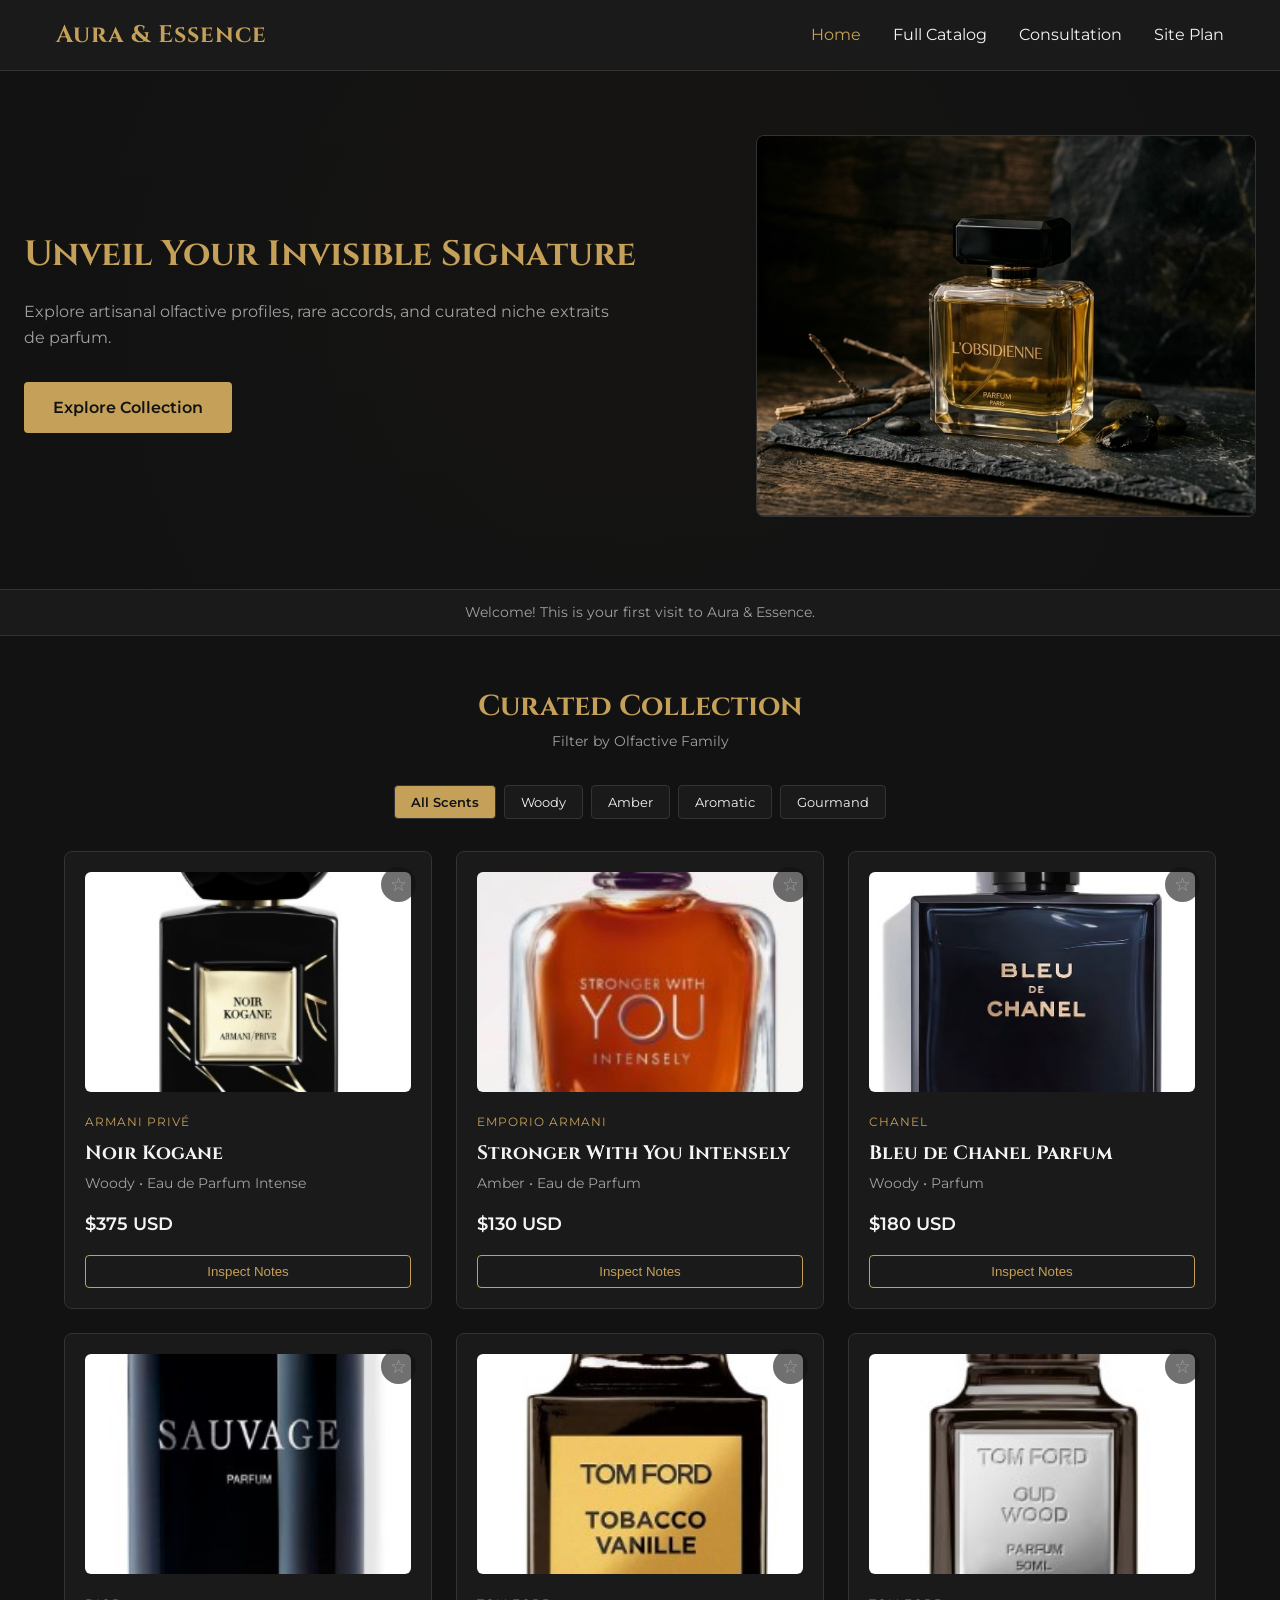
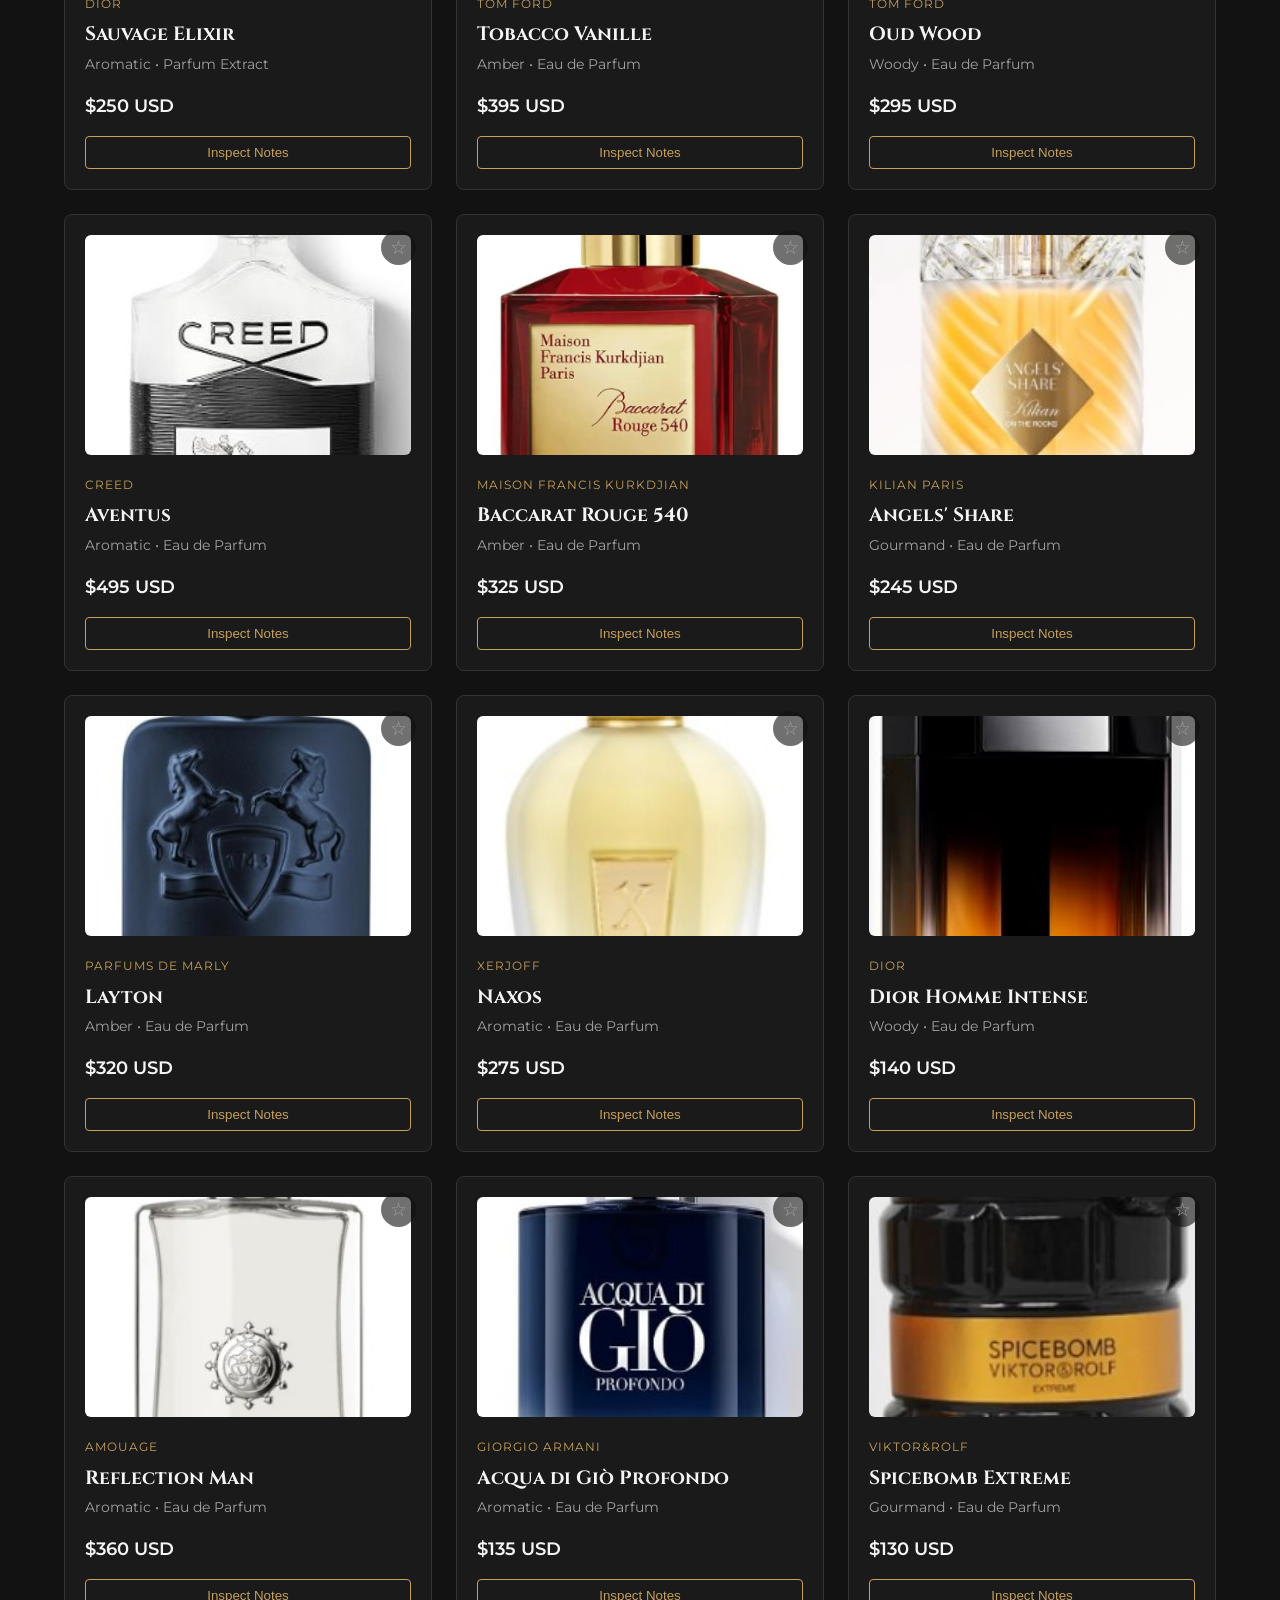
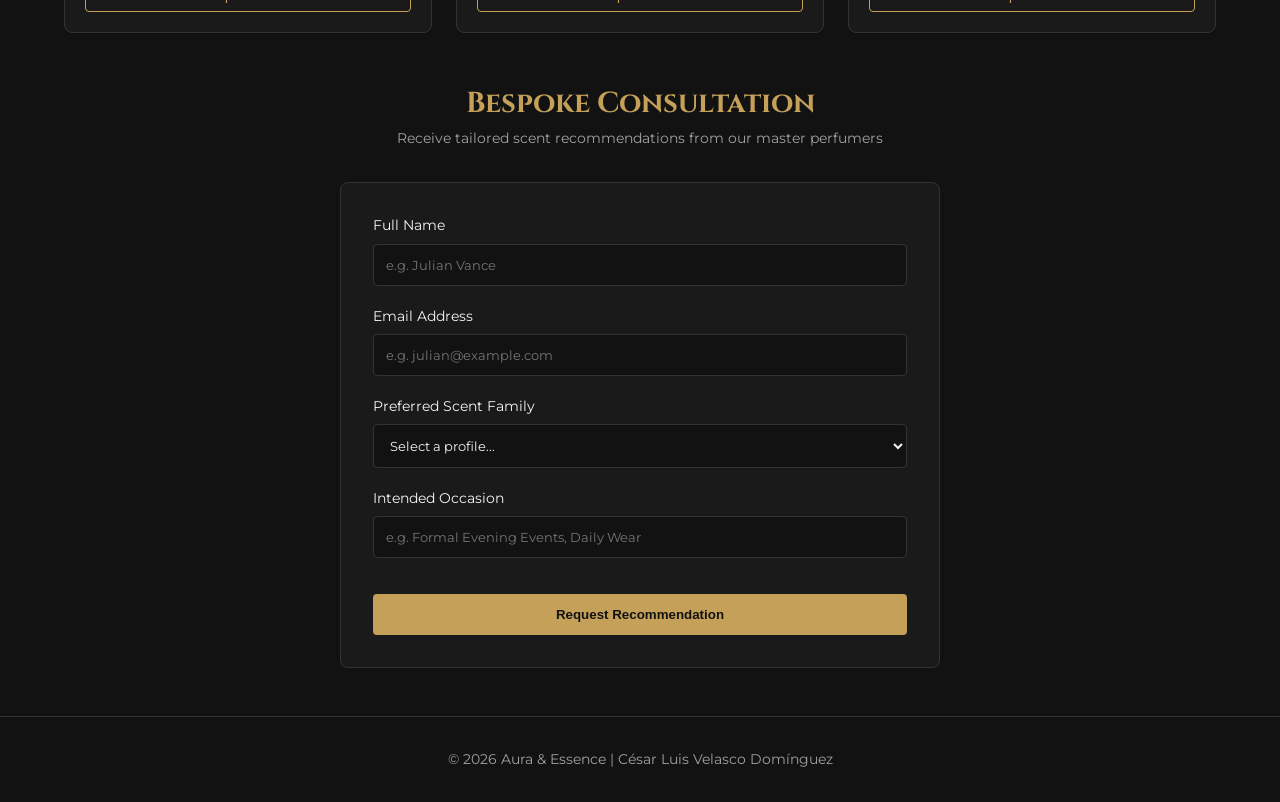
<file: finalproject/index.html>
<!DOCTYPE html>
<html lang="en">
<head>
  <meta charset="UTF-8">
  <meta name="viewport" content="width=device-width, initial-scale=1.0">
  <title>Aura & Essence | Luxury Fragrance Gallery</title>
  <meta name="description" content="Explore luxury artisanal scents, detailed olfactory pyramids, and personalized fragrance consultations at Aura & Essence.">
  <meta name="author" content="César Luis Velasco Domínguez">
  
  <link rel="stylesheet" href="styles/styles.css?v=1.2">
  
  <link rel="preconnect" href="https://fonts.googleapis.com">
  <link rel="preconnect" href="https://fonts.gstatic.com" crossorigin>
  <link href="https://fonts.googleapis.com/css2?family=Cinzel:wght@500;700&family=Montserrat:wght@300;400;600&display=swap" rel="stylesheet">
  
  <script type="module" src="scripts/main.js"></script>
</head>
<body>

  <!-- Sticky Header -->
  <header class="site-header">
    <div class="header-container">
      <a href="index.html" class="brand-logo">Aura & Essence</a>
      <button id="menu-toggle" class="hamburger-btn" aria-label="Toggle Navigation Menu">
        <span class="bar"></span>
        <span class="bar"></span>
        <span class="bar"></span>
      </button>
      <nav id="main-nav" class="nav-menu">
        <ul>
          <li><a href="index.html" class="nav-link active">Home</a></li>
          <li><a href="catalog.html" class="nav-link">Full Catalog</a></li>
          <li><a href="#consultation" class="nav-link">Consultation</a></li>
          <li><a href="site-plan.html" class="nav-link">Site Plan</a></li>
        </ul>
      </nav>
    </div>
  </header>

  <main>
    <!-- Hero Banner with Featured Image -->
    <section class="hero-banner">
      <div class="hero-content">
        <h1>Unveil Your Invisible Signature</h1>
        <p>Explore artisanal olfactive profiles, rare accords, and curated niche extraits de parfum.</p>
        <a href="#catalog-preview" class="cta-button">Explore Collection</a>
      </div>
      <div class="hero-image-container">
        <img src="images/hero-perfume.jpg" alt="Luxury perfume bottle display" class="hero-img" loading="eager">
      </div>
    </section>

    <!-- Visit Counter Banner -->
    <section class="tracker-bar">
      <p id="visit-counter">Welcome to Aura & Essence.</p>
    </section>

    <!-- Interactive Fragrance Catalog Grid -->
    <section id="catalog-preview" class="catalog-section">
      <div class="section-title">
        <h2>Curated Collection</h2>
        <p>Filter by Olfactive Family</p>
      </div>

      <div class="filter-group">
        <button class="filter-btn active" data-family="all">All Scents</button>
        <button class="filter-btn" data-family="Woody">Woody</button>
        <button class="filter-btn" data-family="Amber">Amber</button>
        <button class="filter-btn" data-family="Aromatic">Aromatic</button>
        <button class="filter-btn" data-family="Gourmand">Gourmand</button>
      </div>

      <!-- Container where JavaScript renders dynamic fragrance cards -->
      <div id="perfume-grid" class="perfume-grid">
        <!-- Dynamic Content Injected via JS -->
      </div>
    </section>

    <!-- Form Section -->
    <section id="consultation" class="consultation-section">
      <div class="section-title">
        <h2>Bespoke Consultation</h2>
        <p>Receive tailored scent recommendations from our master perfumers</p>
      </div>

      <form action="thankyou.html" method="get" class="consultation-form">
        <div class="form-group">
          <label for="fullName">Full Name</label>
          <input type="text" id="fullName" name="fullName" required placeholder="e.g. Julian Vance">
        </div>

        <div class="form-group">
          <label for="email">Email Address</label>
          <input type="email" id="email" name="email" required placeholder="e.g. julian@example.com">
        </div>

        <div class="form-group">
          <label for="preferredFamily">Preferred Scent Family</label>
          <select id="preferredFamily" name="preferredFamily" required>
            <option value="" disabled selected>Select a profile...</option>
            <option value="Woody & Earthy">Woody & Earthy</option>
            <option value="Warm Amber & Spice">Warm Amber & Spice</option>
            <option value="Fresh Aromatic">Fresh Aromatic</option>
            <option value="Rich Gourmand">Rich Gourmand</option>
          </select>
        </div>

        <div class="form-group">
          <label for="occasion">Intended Occasion</label>
          <input type="text" id="occasion" name="occasion" placeholder="e.g. Formal Evening Events, Daily Wear">
        </div>

        <button type="submit" class="cta-button submit-btn">Request Recommendation</button>
      </form>
    </section>
  </main>

  <!-- HTML5 Modal Dialog Container -->
  <dialog id="perfume-modal" class="perfume-dialog">
    <div class="modal-content">
      <button id="close-modal" class="close-btn" aria-label="Close dialog">&times;</button>
      <div id="modal-details" class="modal-body">
        <!-- Dynamic Modal Info Injected Here -->
      </div>
    </div>
  </dialog>

  <!-- Footer -->
  <footer class="site-footer">
    <p>&copy; <span id="current-year"></span> Aura & Essence | César Luis Velasco Domínguez</p>
  </footer>

</body>
</html>
</file>
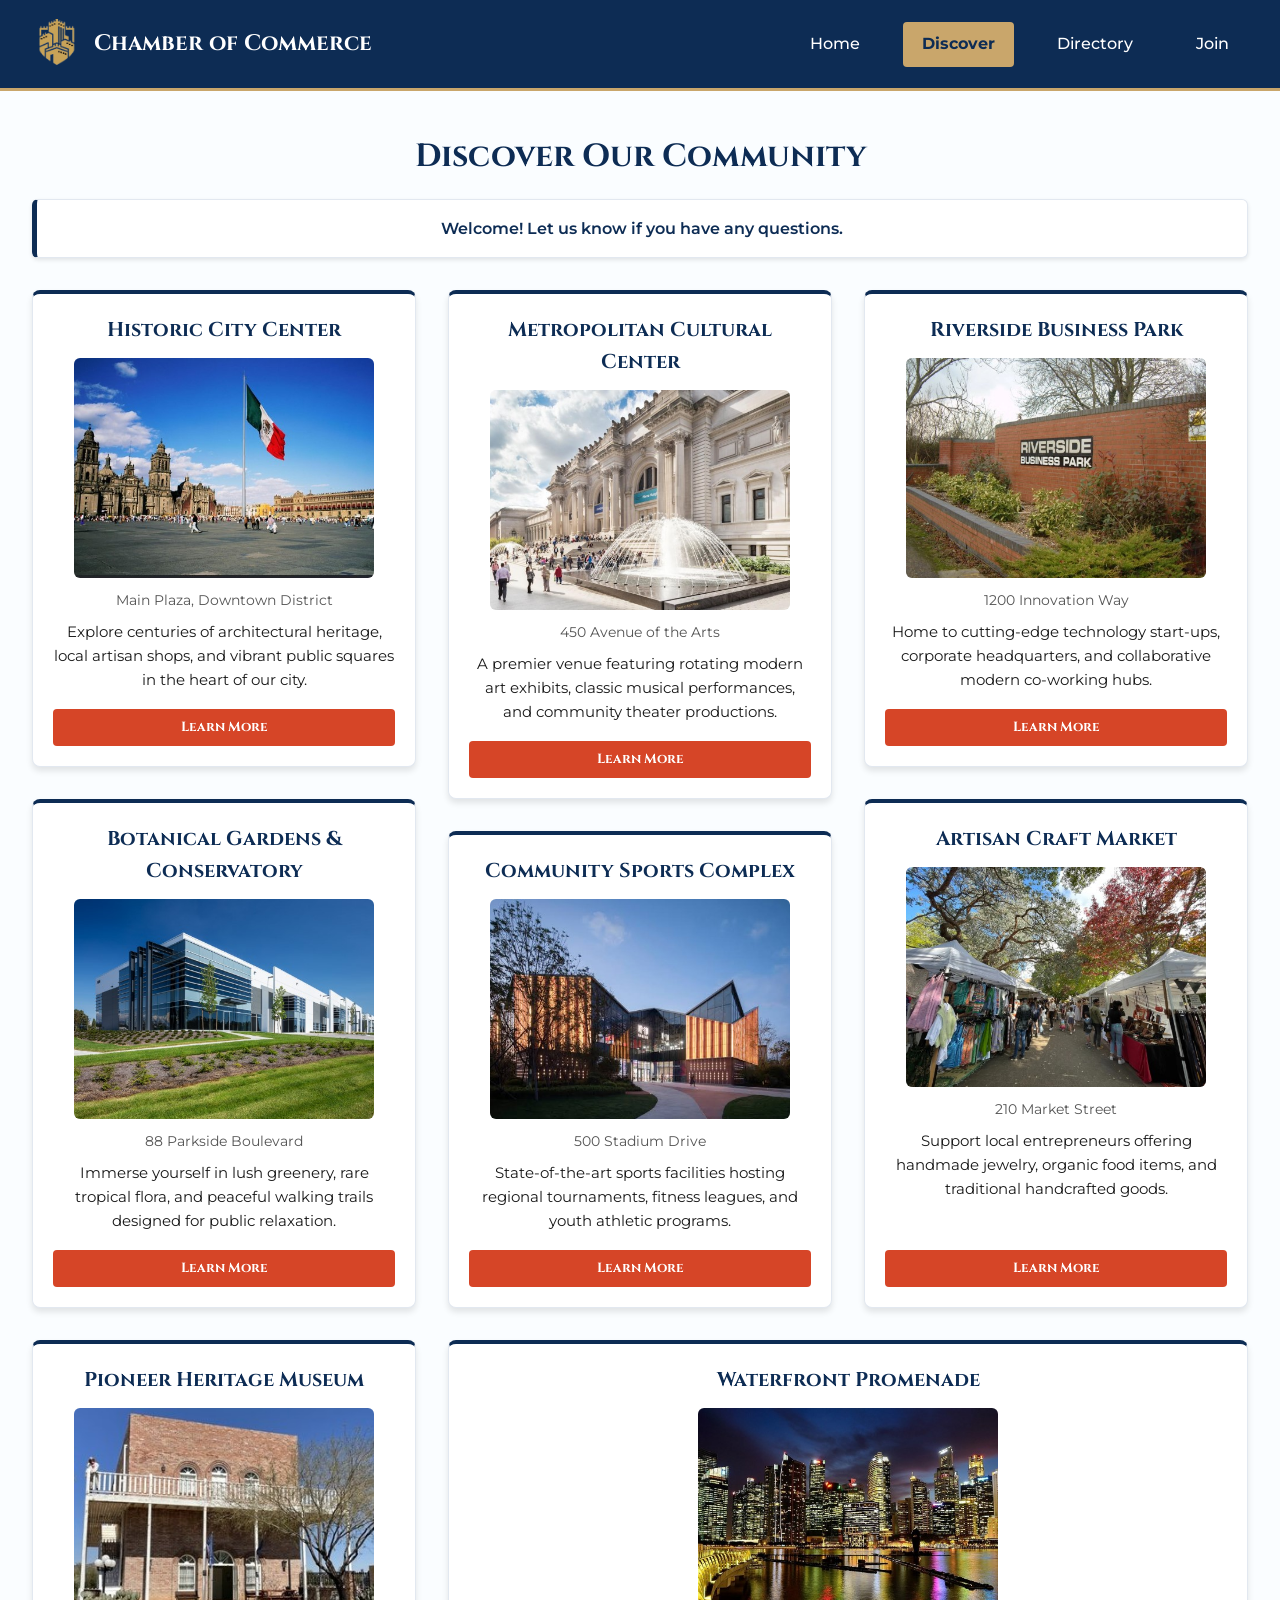
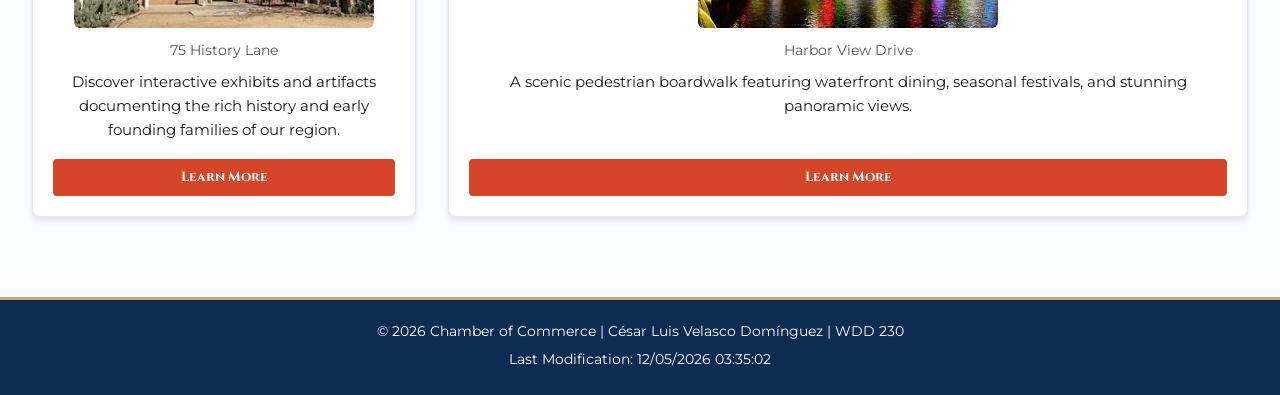
<file: chamber/discover.html>
<!DOCTYPE html>
<html lang="en">
<head>
  <meta charset="UTF-8">
  <meta name="viewport" content="width=device-width, initial-scale=1.0">
  <title>Chamber of Commerce - Discover Our Local Area</title>
  <meta name="description" content="Explore key points of interest, vibrant local businesses, and cultural landmarks in our community.">
  <meta name="author" content="César Luis Velasco Domínguez">

  <!-- Favicon -->
  <link rel="icon" href="images/favicon.ico" type="image/x-icon">

  <!-- Open Graph Meta Tags for Social Media Sharing -->
  <meta property="og:title" content="Chamber of Commerce - Discover Our Local Area">
  <meta property="og:description" content="Explore key points of interest, vibrant local businesses, and cultural landmarks in our community.">
  <meta property="og:image" content="https://yourusername.github.io/wdd230/chamber/images/hero-large.webp">
  <meta property="og:url" content="https://yourusername.github.io/wdd230/chamber/discover.html">
  <meta property="og:type" content="website">

  <!-- Google Fonts API Links -->
  <link rel="preconnect" href="https://fonts.googleapis.com">
  <link rel="preconnect" href="https://fonts.gstatic.com" crossorigin>
  <link href="https://fonts.googleapis.com/css2?family=Cinzel:wght@600;700&family=Montserrat:wght@400;500;600;700&display=swap" rel="stylesheet">

  <!-- Local Stylesheets -->
  <link rel="stylesheet" href="styles/base.css">
  <link rel="stylesheet" href="styles/medium.css" media="(min-width: 641px)">
  <link rel="stylesheet" href="styles/discover-larger.css" media="(min-width: 1025px)">

  <!-- JavaScript Module -->
  <script type="module" src="scripts/discover.js"></script>
</head>
<body>

  <!-- Header Section -->
  <header>
    <div class="logo-container">
      <img src="images/logo231.png" alt="Chamber Logo" width="50" height="50" loading="lazy">
      <span class="site-title">Chamber of Commerce</span>
    </div>
    <button id="hamburger" aria-label="Toggle navigation menu">&#9776;</button>
    <nav id="nav-menu">
      <ul>
        <li><a href="index.html">Home</a></li>
        <li><a href="discover.html" class="active">Discover</a></li>
        <li><a href="directory.html">Directory</a></li>
        <li><a href="join.html">Join</a></li>
      </ul>
    </nav>
  </header>

  <!-- Main Content -->
  <main class="discover-main">
    <h1>Discover Our Community</h1>

    <!-- LocalStorage Visit Banner Container -->
    <div id="visit-message" class="visit-banner" aria-live="polite">
      <!-- Dynamic message populated via JavaScript -->
    </div>

    <!-- 8 Cards Grid Container mapped to Named Grid Areas -->
    <section class="discover-grid">
      
      <!-- Card 1 -->
      <article class="discover-card card-1">
        <h2>Historic City Center</h2>
        <figure>
          <img src="images/historic city.jpg" alt="Historic City Center Plaza" width="300" height="200" loading="lazy">
        </figure>
        <address>Main Plaza, Downtown District</address>
        <p>Explore centuries of architectural heritage, local artisan shops, and vibrant public squares in the heart of our city.</p>
        <button type="button" class="learn-more-btn">Learn More</button>
      </article>

      <!-- Card 2 -->
      <article class="discover-card card-2">
        <h2>Metropolitan Cultural Center</h2>
        <figure>
          <img src="images/metropolitan cultural.jpg" alt="Metropolitan Cultural Center facade" width="300" height="200" loading="lazy">
        </figure>
        <address>450 Avenue of the Arts</address>
        <p>A premier venue featuring rotating modern art exhibits, classic musical performances, and community theater productions.</p>
        <button type="button" class="learn-more-btn">Learn More</button>
      </article>

      <!-- Card 3 -->
      <article class="discover-card card-3">
        <h2>Riverside Business Park</h2>
        <figure>
          <img src="images/riverside business .jpg" alt="Modern office buildings at Riverside Business Park" width="300" height="200" loading="lazy">
        </figure>
        <address>1200 Innovation Way</address>
        <p>Home to cutting-edge technology start-ups, corporate headquarters, and collaborative modern co-working hubs.</p>
        <button type="button" class="learn-more-btn">Learn More</button>
      </article>

      <!-- Card 4 -->
      <article class="discover-card card-4">
        <h2>Botanical Gardens & Conservatory</h2>
        <figure>
          <img src="images/riverside.jpg" alt="Tropical glass conservatory at the Botanical Gardens" width="300" height="200" loading="lazy">
        </figure>
        <address>88 Parkside Boulevard</address>
        <p>Immerse yourself in lush greenery, rare tropical flora, and peaceful walking trails designed for public relaxation.</p>
        <button type="button" class="learn-more-btn">Learn More</button>
      </article>

      <!-- Card 5 -->
      <article class="discover-card card-5">
        <h2>Artisan Craft Market</h2>
        <figure>
          <img src="images/artisan.jpg" alt="Local craft vendor booth at the outdoor market" width="300" height="200" loading="lazy">
        </figure>
        <address>210 Market Street</address>
        <p>Support local entrepreneurs offering handmade jewelry, organic food items, and traditional handcrafted goods.</p>
        <button type="button" class="learn-more-btn">Learn More</button>
      </article>

      <!-- Card 6 -->
      <article class="discover-card card-6">
        <h2>Community Sports Complex</h2>
        <figure>
          <img src="images/community sports.jpg" alt="Aerial view of sports fields and athletic facilities" width="300" height="200" loading="lazy">
        </figure>
        <address>500 Stadium Drive</address>
        <p>State-of-the-art sports facilities hosting regional tournaments, fitness leagues, and youth athletic programs.</p>
        <button type="button" class="learn-more-btn">Learn More</button>
      </article>

      <!-- Card 7 -->
      <article class="discover-card card-7">
        <h2>Pioneer Heritage Museum</h2>
        <figure>
          <img src="images/pioneer.jpg" alt="Historic museum building exhibit entrance" width="300" height="200" loading="lazy">
        </figure>
        <address>75 History Lane</address>
        <p>Discover interactive exhibits and artifacts documenting the rich history and early founding families of our region.</p>
        <button type="button" class="learn-more-btn">Learn More</button>
      </article>

      <!-- Card 8 -->
      <article class="discover-card card-8">
        <h2>Waterfront Promenade</h2>
        <figure>
          <img src="images/waterfront.jpg" alt="Sunset view along the waterfront boardwalk" width="300" height="200" loading="lazy">
        </figure>
        <address>Harbor View Drive</address>
        <p>A scenic pedestrian boardwalk featuring waterfront dining, seasonal festivals, and stunning panoramic views.</p>
        <button type="button" class="learn-more-btn">Learn More</button>
      </article>

    </section>
  </main>

  <!-- Footer Section -->
  <footer>
    <p>&copy; <span id="currentyear"></span> Chamber of Commerce | César Luis Velasco Domínguez | WDD 230</p>
    <p>Last Modification: <span id="lastModified"></span></p>
  </footer>

</body>
</html>
</file>
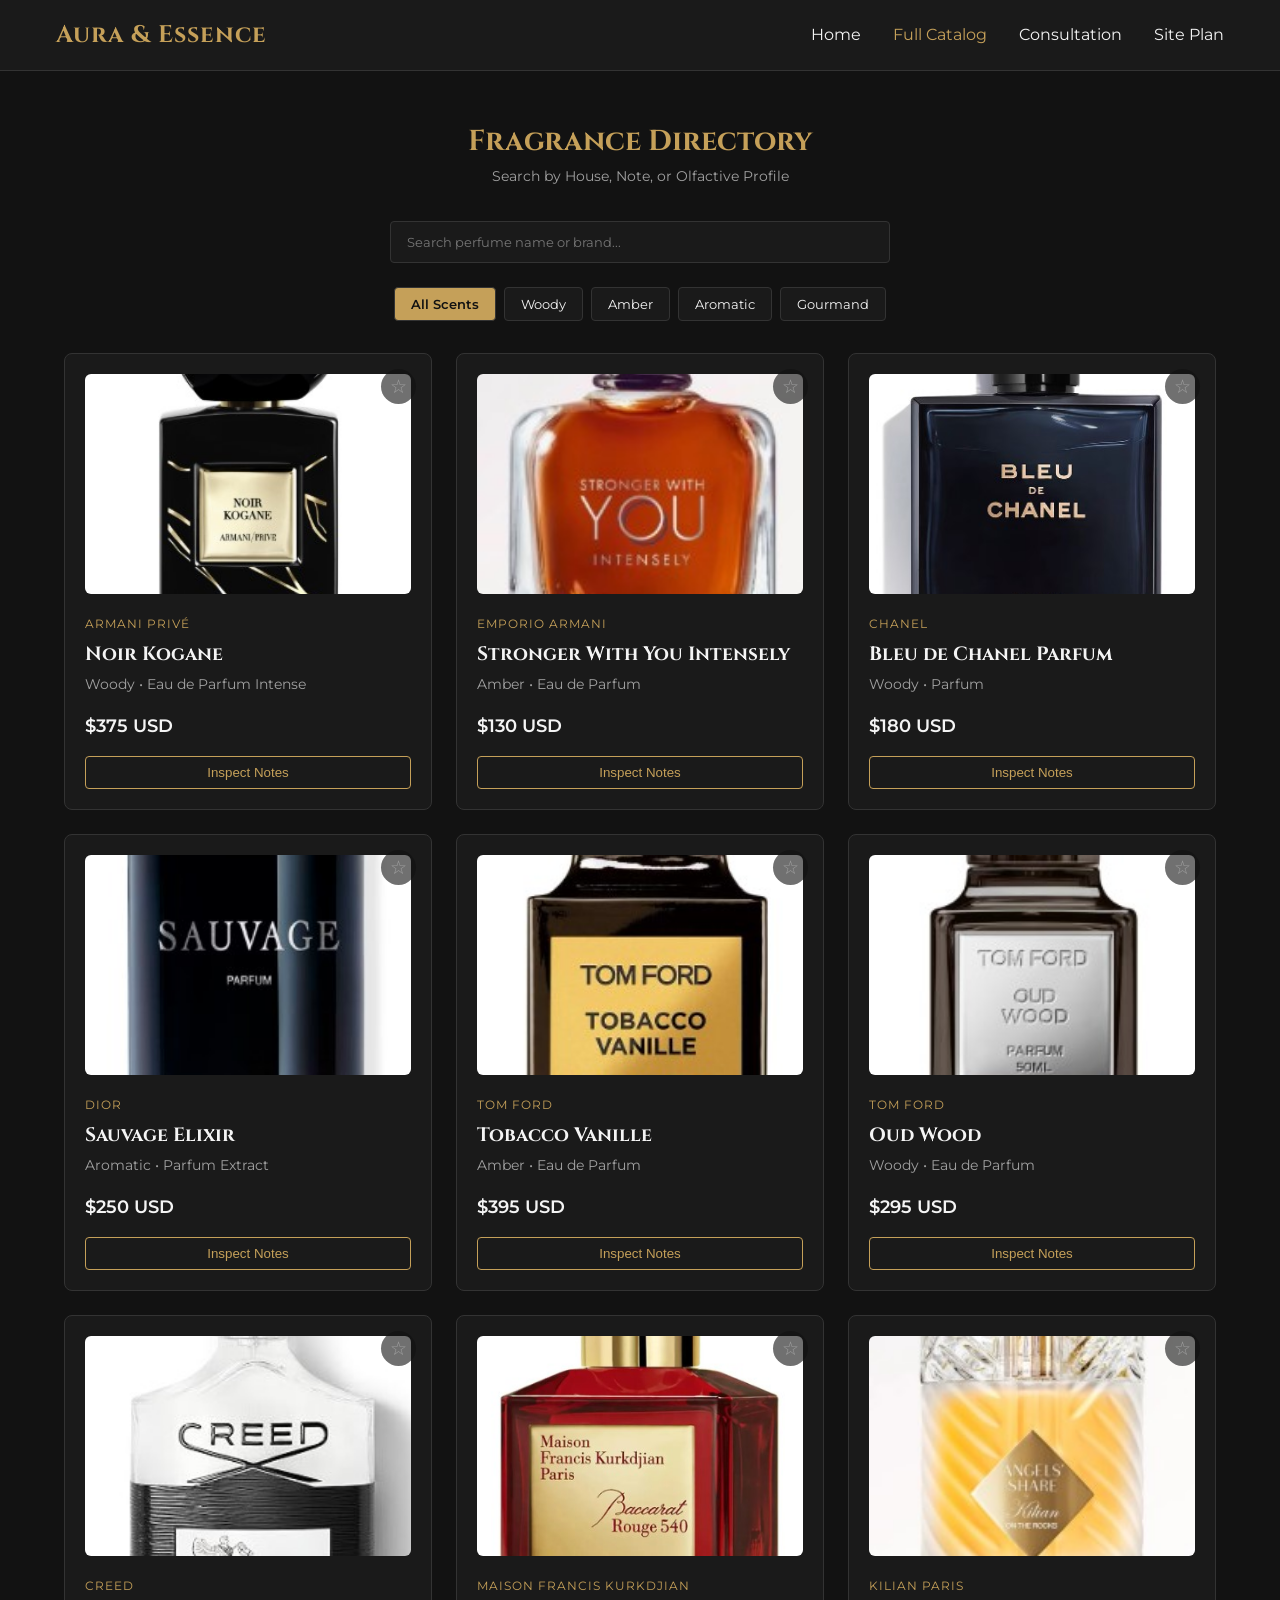
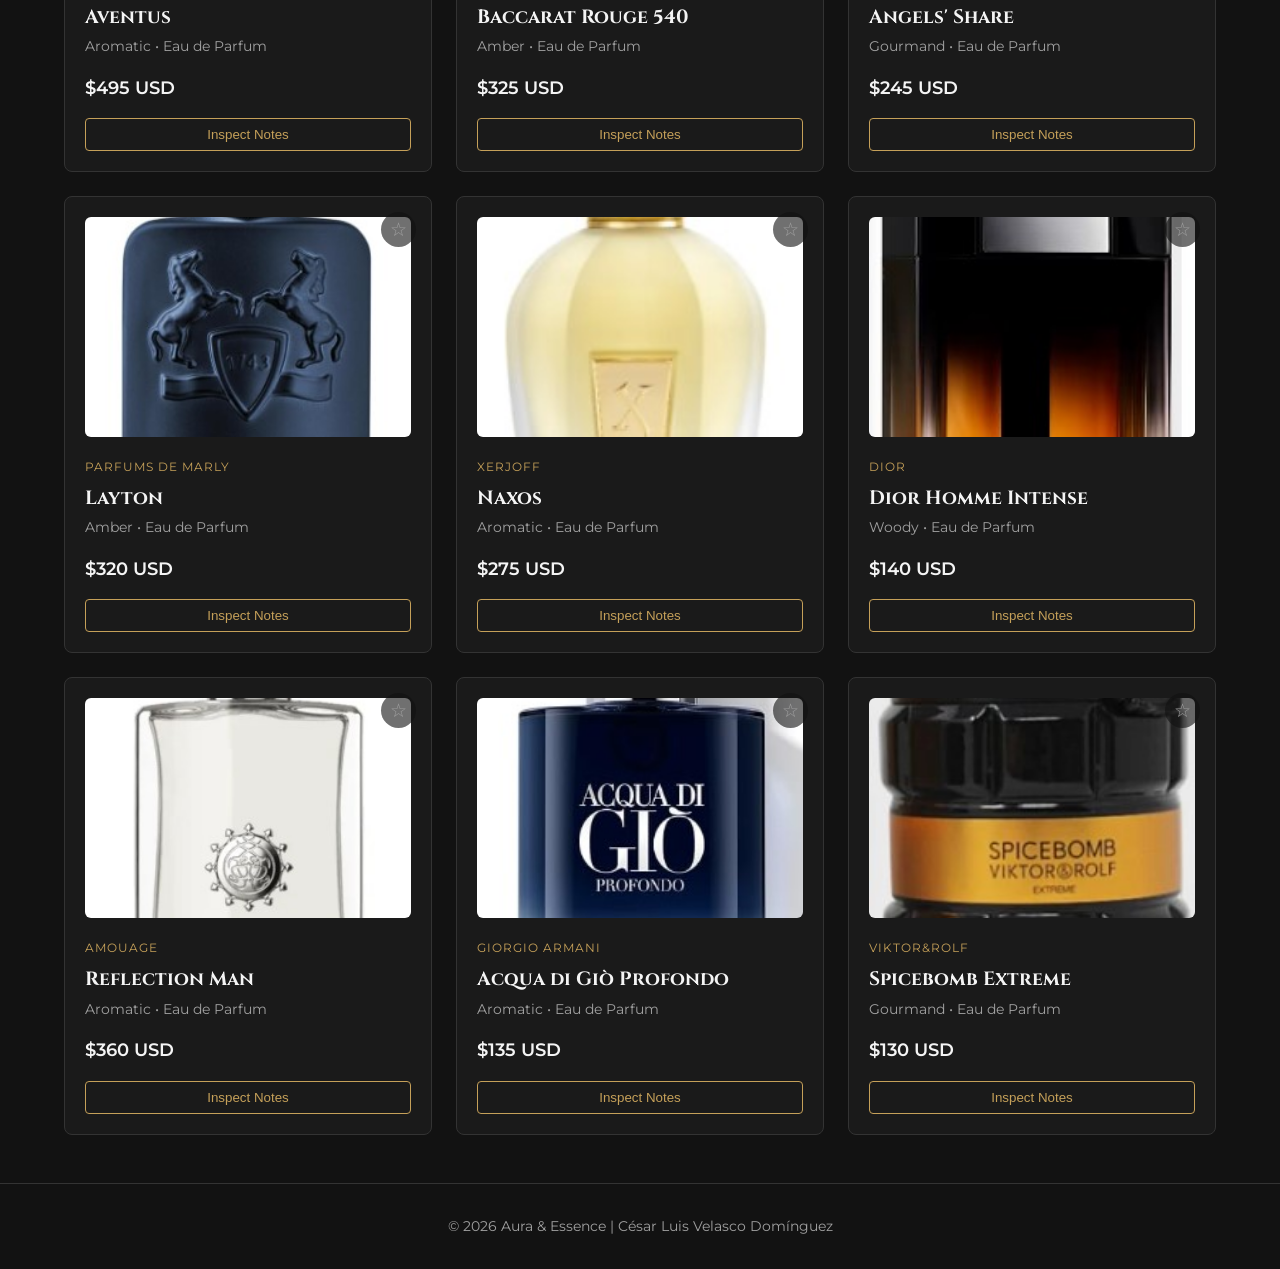
<file: finalproject/catalog.html>
<!DOCTYPE html>
<html lang="en">
<head>
  <meta charset="UTF-8">
  <meta name="viewport" content="width=device-width, initial-scale=1.0">
  <title>Full Catalog | Aura & Essence</title>
  <meta name="description" content="Search and filter through the entire Aura & Essence fragrance library.">
  <meta name="author" content="César Luis Velasco Domínguez">
  <link rel="stylesheet" href="styles/styles.css">
  <link rel="preconnect" href="https://fonts.googleapis.com">
  <link rel="preconnect" href="https://fonts.gstatic.com" crossorigin>
  <link href="https://fonts.googleapis.com/css2?family=Cinzel:wght@500;700&family=Montserrat:wght@300;400;600&display=swap" rel="stylesheet">
  <script type="module" src="scripts/main.js"></script>
</head>
<body>
  <header class="site-header">
    <div class="header-container">
      <a href="index.html" class="brand-logo">Aura & Essence</a>
      <button id="menu-toggle" class="hamburger-btn" aria-label="Toggle Navigation Menu">
        <span class="bar"></span>
        <span class="bar"></span>
        <span class="bar"></span>
      </button>
      <nav id="main-nav" class="nav-menu">
        <ul>
          <li><a href="index.html" class="nav-link">Home</a></li>
          <li><a href="catalog.html" class="nav-link active">Full Catalog</a></li>
          <li><a href="index.html#consultation" class="nav-link">Consultation</a></li>
          <li><a href="site-plan.html" class="nav-link">Site Plan</a></li>
        </ul>
      </nav>
    </div>
  </header>

  <main>
    <section class="catalog-section">
      <div class="section-title">
        <h2>Fragrance Directory</h2>
        <p>Search by House, Note, or Olfactive Profile</p>
      </div>

      <!-- Live Search & Category Filter Controls -->
      <div class="search-container">
        <input type="text" id="search-input" placeholder="Search perfume name or brand..." aria-label="Search Fragrances">
      </div>

      <div class="filter-group">
        <button class="filter-btn active" data-family="all">All Scents</button>
        <button class="filter-btn" data-family="Woody">Woody</button>
        <button class="filter-btn" data-family="Amber">Amber</button>
        <button class="filter-btn" data-family="Aromatic">Aromatic</button>
        <button class="filter-btn" data-family="Gourmand">Gourmand</button>
      </div>

      <div id="perfume-grid" class="perfume-grid">
        <!-- Dynamic Cards Injected Here -->
      </div>
    </section>
  </main>

  <!-- HTML5 Modal Dialog -->
  <dialog id="perfume-modal" class="perfume-dialog">
    <div class="modal-content">
      <button id="close-modal" class="close-btn" aria-label="Close dialog">&times;</button>
      <div id="modal-details" class="modal-body">
        <!-- Dynamic Modal Content Injected Here -->
      </div>
    </div>
  </dialog>

  <footer class="site-footer">
    <p>&copy; <span id="current-year"></span> Aura & Essence | César Luis Velasco Domínguez</p>
  </footer>
</body>
</html>
</file>
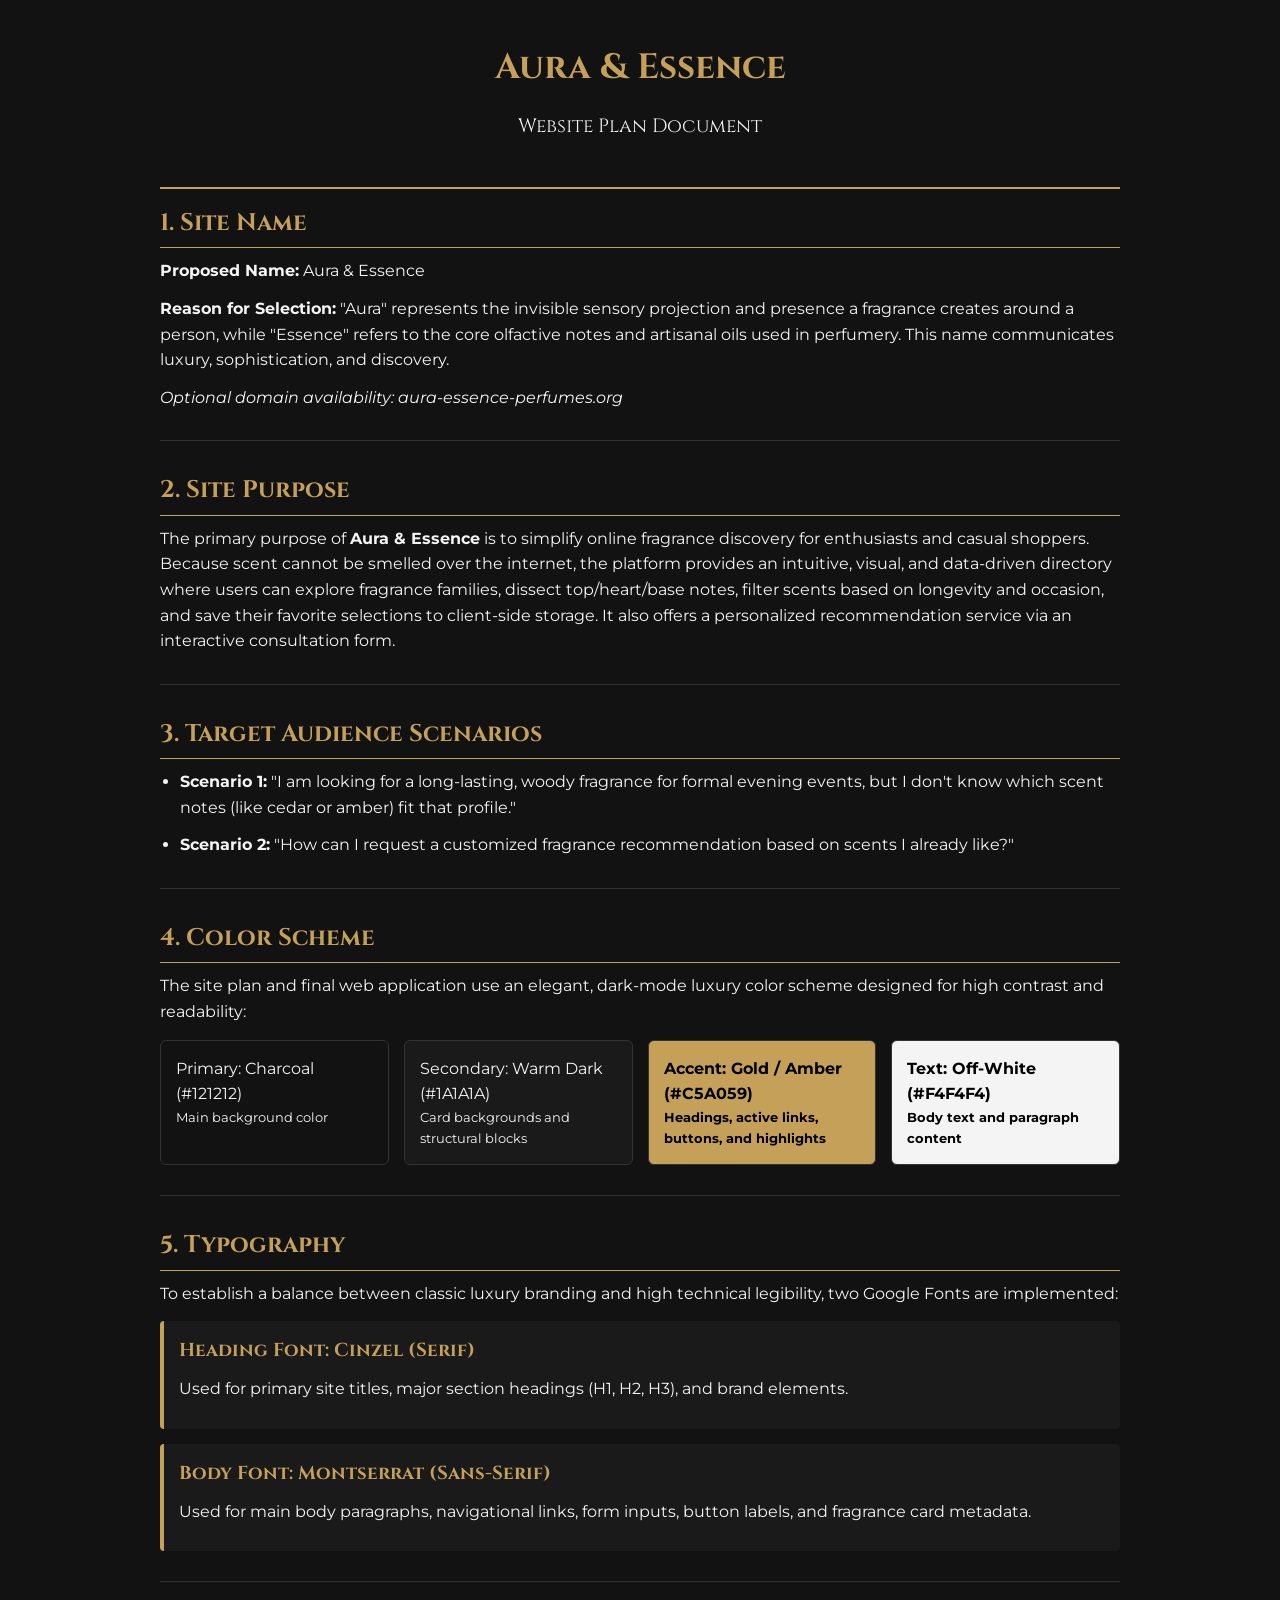
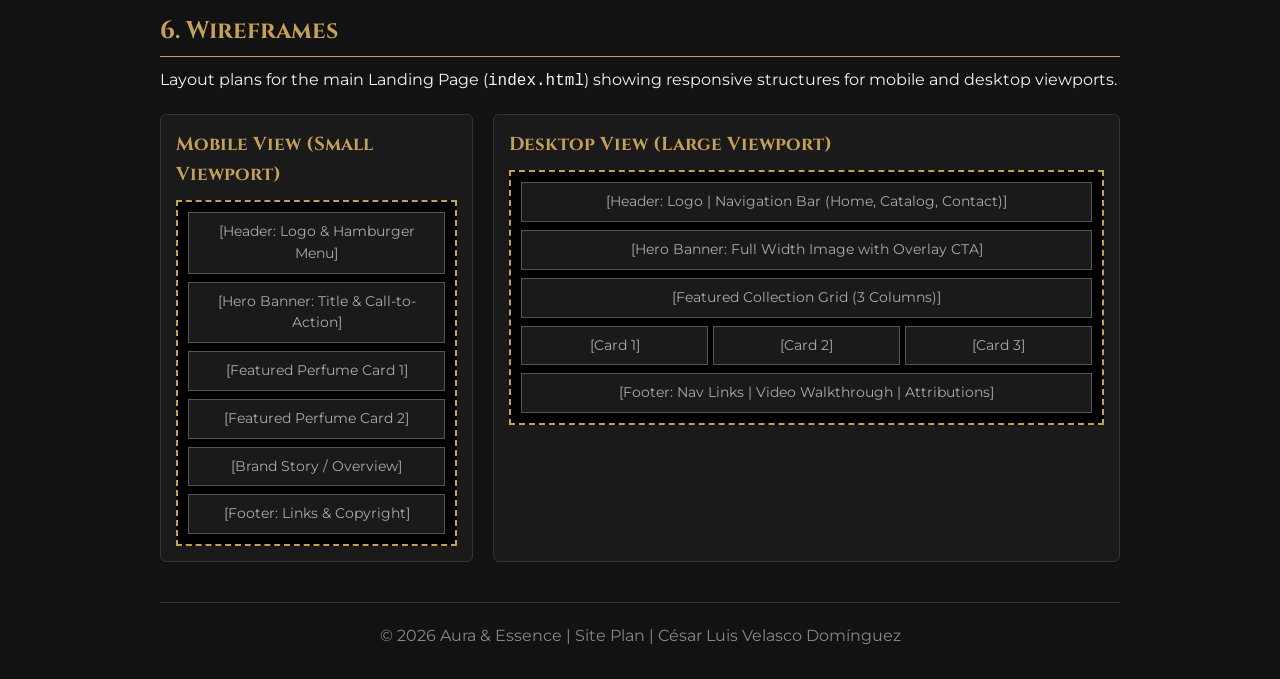
<file: finalproject/site-plan.html>
<!DOCTYPE html>
<html lang="en">
<head>
  <meta charset="UTF-8">
  <meta name="viewport" content="width=device-width, initial-scale=1.0">
  <title>Aura & Essence | Website Plan</title>
  <meta name="description" content="Site plan document for Aura & Essence - Modern Fragrance Gallery & Discovery Platform.">
  <meta name="author" content="César Luis Velasco Domínguez">
  <link rel="stylesheet" href="css/site-plan.css">
  <link rel="preconnect" href="https://fonts.googleapis.com">
  <link rel="preconnect" href="https://fonts.gstatic.com" crossorigin>
  <link href="https://fonts.googleapis.com/css2?family=Cinzel:wght@500;700&family=Montserrat:wght@300;400;600&display=swap" rel="stylesheet">
</head>
<body>
  <header>
    <h1>Aura & Essence</h1>
    <h2>Website Plan Document</h2>
  </header>

  <main>
    <!--Site Name -->
    <section>
      <h2>1. Site Name</h2>
      <p><strong>Proposed Name:</strong> Aura & Essence</p>
      <p>
        <strong>Reason for Selection:</strong> "Aura" represents the invisible sensory projection and presence a fragrance creates around a person, while "Essence" refers to the core olfactive notes and artisanal oils used in perfumery. This name communicates luxury, sophistication, and discovery.
      </p>
      <p><em>Optional domain availability: aura-essence-perfumes.org</em></p>
    </section>

    <hr>

    <!--Site Purpose -->
    <section>
      <h2>2. Site Purpose</h2>
      <p>
        The primary purpose of <strong>Aura & Essence</strong> is to simplify online fragrance discovery for enthusiasts and casual shoppers. Because scent cannot be smelled over the internet, the platform provides an intuitive, visual, and data-driven directory where users can explore fragrance families, dissect top/heart/base notes, filter scents based on longevity and occasion, and save their favorite selections to client-side storage. It also offers a personalized recommendation service via an interactive consultation form.
      </p>
    </section>

    <hr>

    <!--Scenarios -->
    <section>
      <h2>3. Target Audience Scenarios</h2>
      <ul>
        <li>
          <strong>Scenario 1:</strong> "I am looking for a long-lasting, woody fragrance for formal evening events, but I don't know which scent notes (like cedar or amber) fit that profile."
        </li>
        <li>
          <strong>Scenario 2:</strong> "How can I request a customized fragrance recommendation based on scents I already like?"
        </li>
      </ul>
    </section>

    <hr>

    <!--Color Scheme -->
    <section>
      <h2>4. Color Scheme</h2>
      <p>The site plan and final web application use an elegant, dark-mode luxury color scheme designed for high contrast and readability:</p>
      
      <div class="color-palette">
        <div class="color-box primary">
          <span>Primary: Charcoal (#121212)</span>
          <small>Main background color</small>
        </div>
        <div class="color-box secondary">
          <span>Secondary: Warm Dark (#1A1A1A)</span>
          <small>Card backgrounds and structural blocks</small>
        </div>
        <div class="color-box accent">
          <span>Accent: Gold / Amber (#C5A059)</span>
          <small>Headings, active links, buttons, and highlights</small>
        </div>
        <div class="color-box text">
          <span>Text: Off-White (#F4F4F4)</span>
          <small>Body text and paragraph content</small>
        </div>
      </div>
    </section>

    <hr>

    <!-- Typography -->
    <section>
      <h2>5. Typography</h2>
      <p>To establish a balance between classic luxury branding and high technical legibility, two Google Fonts are implemented:</p>

      <div class="font-sample font-heading">
        <h3>Heading Font: Cinzel (Serif)</h3>
        <p>Used for primary site titles, major section headings (H1, H2, H3), and brand elements.</p>
      </div>

      <div class="font-sample font-body">
        <h3>Body Font: Montserrat (Sans-Serif)</h3>
        <p>Used for main body paragraphs, navigational links, form inputs, button labels, and fragrance card metadata.</p>
      </div>
    </section>

    <hr>

    <!--Wireframes -->
    <section>
      <h2>6. Wireframes</h2>
      <p>Layout plans for the main Landing Page (<code>index.html</code>) showing responsive structures for mobile and desktop viewports.</p>

      <div class="wireframe-container">
        <div class="wireframe-box">
          <h3>Mobile View (Small Viewport)</h3>
          <div class="mockup mobile-mockup">
            <div class="wf-header">[Header: Logo & Hamburger Menu]</div>
            <div class="wf-hero">[Hero Banner: Title & Call-to-Action]</div>
            <div class="wf-card">[Featured Perfume Card 1]</div>
            <div class="wf-card">[Featured Perfume Card 2]</div>
            <div class="wf-section">[Brand Story / Overview]</div>
            <div class="wf-footer">[Footer: Links & Copyright]</div>
          </div>
        </div>

        <div class="wireframe-box">
          <h3>Desktop View (Large Viewport)</h3>
          <div class="mockup desktop-mockup">
            <div class="wf-header">[Header: Logo | Navigation Bar (Home, Catalog, Contact)]</div>
            <div class="wf-hero">[Hero Banner: Full Width Image with Overlay CTA]</div>
            <div class="wf-grid-header">[Featured Collection Grid (3 Columns)]</div>
            <div class="wf-grid">
              <div class="wf-card">[Card 1]</div>
              <div class="wf-card">[Card 2]</div>
              <div class="wf-card">[Card 3]</div>
            </div>
            <div class="wf-footer">[Footer: Nav Links | Video Walkthrough | Attributions]</div>
          </div>
        </div>
      </div>
    </section>
  </main>

  <footer>
    <p>&copy; <span id="year"></span> Aura & Essence | Site Plan | César Luis Velasco Domínguez</p>
  </footer>

  <script>
    document.getElementById('year').textContent = new Date().getFullYear();
  </script>
</body>
</html>
</file>
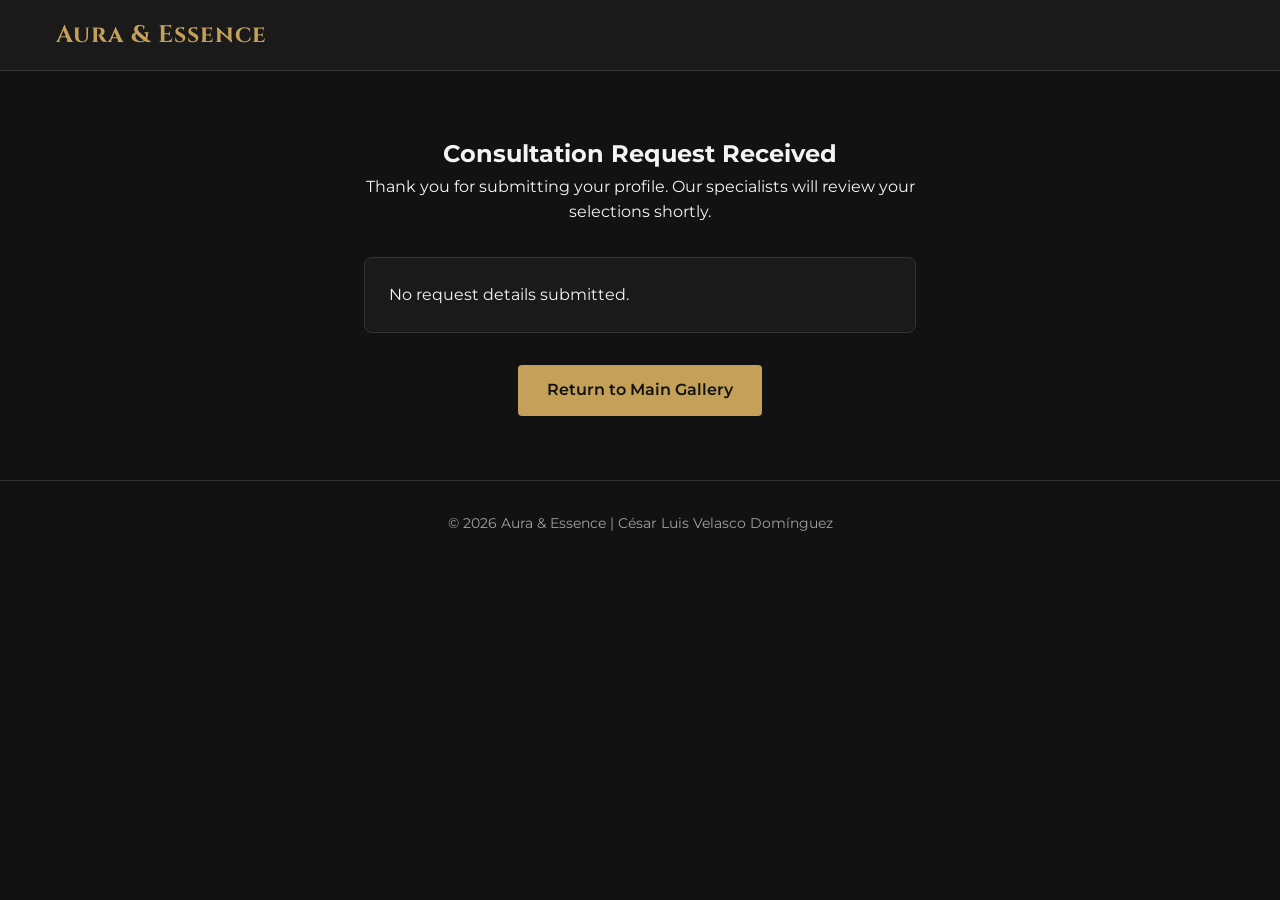
<file: finalproject/thakyou.html>
<!DOCTYPE html>
<html lang="en">
<head>
  <meta charset="UTF-8">
  <meta name="viewport" content="width=device-width, initial-scale=1.0">
  <title>Consultation Submitted | Aura & Essence</title>
  <meta name="description" content="Confirmation page displaying submitted fragrance consultation details.">
  <link rel="stylesheet" href="styles/styles.css">
  <link rel="preconnect" href="https://fonts.googleapis.com">
  <link rel="preconnect" href="https://fonts.gstatic.com" crossorigin>
  <link href="https://fonts.googleapis.com/css2?family=Cinzel:wght@500;700&family=Montserrat:wght@300;400;600&display=swap" rel="stylesheet">
  <script type="module" src="scripts/thanks.js"></script>
</head>
<body>
  <header class="site-header">
    <div class="header-container">
      <a href="index.html" class="brand-logo">Aura & Essence</a>
    </div>
  </header>

  <main class="thanks-main">
    <section class="thanks-card">
      <h1>Consultation Request Received</h1>
      <p>Thank you for submitting your profile. Our specialists will review your selections shortly.</p>
      
      <div id="summary-container" class="summary-box">
        <!-- URLSearchParams dynamically injected here -->
      </div>

      <a href="index.html" class="cta-button">Return to Main Gallery</a>
    </section>
  </main>

  <footer class="site-footer">
    <p>&copy; <span id="current-year"></span> Aura & Essence | César Luis Velasco Domínguez</p>
  </footer>
</body>
</html>
</file>
<file: finalproject/styles/styles.css>
/* ==========================================================================
   AURA & ESSENCE - GLOBAL STYLESHEET
   File: styles/styles.css
   ========================================================================== */

:root {
  --primary-bg: #121212;
  --secondary-bg: #1a1a1a;
  --accent-gold: #c5a059;
  --accent-hover: #e0b86c;
  --text-light: #f4f4f4;
  --text-muted: #a0a0a0;
  --border-color: #333333;
  --font-heading: 'Cinzel', serif;
  --font-body: 'Montserrat', sans-serif;
}

*, *::before, *::after {
  box-sizing: border-box;
  margin: 0;
  padding: 0;
}

body {
  background-color: var(--primary-bg);
  color: var(--text-light);
  font-family: var(--font-body);
  line-height: 1.6;
}

/* Header & Responsive Navigation */
.site-header {
  background-color: var(--secondary-bg);
  border-bottom: 1px solid var(--border-color);
  position: sticky;
  top: 0;
  z-index: 100;
}

.header-container {
  max-width: 1200px;
  margin: 0 auto;
  padding: 1rem;
  display: flex;
  justify-content: space-between;
  align-items: center;
}

.brand-logo {
  font-family: var(--font-heading);
  font-size: 1.5rem;
  color: var(--accent-gold);
  text-decoration: none;
  font-weight: 700;
  letter-spacing: 1px;
}

.hamburger-btn {
  background: none;
  border: none;
  cursor: pointer;
  display: flex;
  flex-direction: column;
  gap: 5px;
}

.hamburger-btn .bar {
  width: 25px;
  height: 3px;
  background-color: var(--accent-gold);
  transition: all 0.3s ease;
}

.nav-menu {
  display: none;
  width: 100%;
  position: absolute;
  top: 100%;
  left: 0;
  background-color: var(--secondary-bg);
  border-bottom: 1px solid var(--border-color);
}

.nav-menu.open {
  display: block;
}

.nav-menu ul {
  list-style: none;
  padding: 1rem;
  display: flex;
  flex-direction: column;
  gap: 1rem;
}

.nav-link {
  color: var(--text-light);
  text-decoration: none;
  font-weight: 400;
  transition: color 0.3s;
}

.nav-link:hover, .nav-link.active {
  color: var(--accent-gold);
}

/* Hero Section */
.hero-banner {
  background: linear-gradient(rgba(18, 18, 18, 0.8), rgba(18, 18, 18, 0.9)), radial-gradient(circle, #2a2215 0%, #121212 80%);
  padding: 4rem 1.5rem;
  text-align: center;
  border-bottom: 1px solid var(--border-color);
  display: flex;
  flex-direction: column;
  align-items: center;
  gap: 2rem;
}

.hero-content h1 {
  font-family: var(--font-heading);
  color: var(--accent-gold);
  font-size: 2.2rem;
  margin-bottom: 1rem;
}

.hero-content p {
  color: var(--text-muted);
  max-width: 600px;
  margin: 0 auto 2rem auto;
}

.hero-image-container {
  max-width: 500px;
  width: 100%;
}

.hero-img {
  width: 100%;
  height: auto;
  border-radius: 8px;
  border: 1px solid var(--border-color);
  object-fit: cover;
}

.cta-button {
  display: inline-block;
  background-color: var(--accent-gold);
  color: #121212;
  padding: 0.8rem 1.8rem;
  text-decoration: none;
  font-weight: 600;
  border-radius: 4px;
  border: none;
  cursor: pointer;
  transition: background-color 0.3s;
}

.cta-button:hover {
  background-color: var(--accent-hover);
}

/* Visit Tracker Bar */
.tracker-bar {
  background-color: var(--secondary-bg);
  text-align: center;
  padding: 0.75rem;
  font-size: 0.85rem;
  color: var(--text-muted);
  border-bottom: 1px solid var(--border-color);
}

/* Catalog Grid & Filters */
.catalog-section, .consultation-section {
  max-width: 1200px;
  margin: 3rem auto;
  padding: 0 1.5rem;
}

.section-title {
  text-align: center;
  margin-bottom: 2rem;
}

.section-title h2 {
  font-family: var(--font-heading);
  color: var(--accent-gold);
  font-size: 1.8rem;
}

.section-title p {
  color: var(--text-muted);
  font-size: 0.9rem;
}

.search-container {
  max-width: 500px;
  margin: 0 auto 1.5rem auto;
}

.search-container input {
  width: 100%;
  padding: 0.75rem 1rem;
  background-color: var(--secondary-bg);
  border: 1px solid var(--border-color);
  color: var(--text-light);
  border-radius: 4px;
  font-family: var(--font-body);
}

.search-container input:focus {
  outline: 1px solid var(--accent-gold);
}

.filter-group {
  display: flex;
  justify-content: center;
  flex-wrap: wrap;
  gap: 0.5rem;
  margin-bottom: 2rem;
}

.filter-btn {
  background-color: var(--secondary-bg);
  color: var(--text-light);
  border: 1px solid var(--border-color);
  padding: 0.5rem 1rem;
  cursor: pointer;
  border-radius: 4px;
  font-family: var(--font-body);
  transition: all 0.3s;
}

.filter-btn:hover, .filter-btn.active {
  background-color: var(--accent-gold);
  color: #121212;
  font-weight: 600;
}

.perfume-grid {
  display: grid;
  grid-template-columns: 1fr;
  gap: 1.5rem;
}

.perfume-card {
  background-color: var(--secondary-bg);
  border: 1px solid var(--border-color);
  border-radius: 8px;
  padding: 1.25rem;
  display: flex;
  flex-direction: column;
  justify-content: space-between;
  position: relative;
}

.card-image {
  width: 100%;
  height: 220px;
  object-fit: cover;
  border-radius: 6px;
  margin-bottom: 1rem;
  background-color: var(--primary-bg);
}

.favorite-btn {
  position: absolute;
  top: 15px;
  right: 15px;
  background: rgba(18, 18, 18, 0.6);
  border: none;
  border-radius: 50%;
  width: 35px;
  height: 35px;
  color: var(--text-muted);
  font-size: 1.2rem;
  cursor: pointer;
  z-index: 2;
}

.favorite-btn.saved {
  color: var(--accent-gold);
}

.card-brand {
  font-size: 0.75rem;
  text-transform: uppercase;
  color: var(--accent-gold);
  letter-spacing: 1px;
}

.card-title {
  font-family: var(--font-heading);
  font-size: 1.2rem;
  margin: 0.25rem 0;
}

.card-meta {
  font-size: 0.85rem;
  color: var(--text-muted);
  margin-bottom: 1rem;
}

.card-price {
  font-weight: 600;
  font-size: 1.1rem;
  margin-bottom: 1rem;
}

.details-btn {
  background: transparent;
  color: var(--accent-gold);
  border: 1px solid var(--accent-gold);
  padding: 0.5rem;
  width: 100%;
  cursor: pointer;
  border-radius: 4px;
  transition: all 0.3s;
}

.details-btn:hover {
  background-color: var(--accent-gold);
  color: #121212;
}

/* Consultation Form */
.consultation-form {
  background-color: var(--secondary-bg);
  border: 1px solid var(--border-color);
  border-radius: 8px;
  padding: 2rem;
  max-width: 600px;
  margin: 0 auto;
}

.form-group {
  margin-bottom: 1.25rem;
}

.form-group label {
  display: block;
  font-size: 0.85rem;
  margin-bottom: 0.4rem;
  color: var(--text-light);
}

.form-group input, .form-group select {
  width: 100%;
  padding: 0.75rem;
  background-color: var(--primary-bg);
  border: 1px solid var(--border-color);
  color: var(--text-light);
  border-radius: 4px;
  font-family: var(--font-body);
}

.submit-btn {
  width: 100%;
  margin-top: 1rem;
}

/* Modal Dialog */
.perfume-dialog {
  margin: auto;
  background-color: var(--secondary-bg);
  color: var(--text-light);
  border: 1px solid var(--accent-gold);
  border-radius: 8px;
  padding: 2rem;
  max-width: 500px;
  width: 90%;
  position: relative;
}

.perfume-dialog::backdrop {
  background: rgba(0, 0, 0, 0.85);
}

.close-btn {
  position: absolute;
  top: 10px;
  right: 15px;
  background: none;
  border: none;
  font-size: 1.8rem;
  color: var(--accent-gold);
  cursor: pointer;
}

.modal-img {
  width: 100%;
  max-height: 250px;
  object-fit: contain;
  margin-bottom: 1rem;
  border-radius: 6px;
  background-color: var(--primary-bg);
}

.modal-body h2 {
  font-family: var(--font-heading);
  color: var(--accent-gold);
  margin-bottom: 0.5rem;
}

.notes-list {
  margin: 1rem 0;
  list-style: none;
}

.notes-list li {
  font-size: 0.9rem;
  margin-bottom: 0.5rem;
}

/* Thank You Summary Card */
.thanks-main {
  max-width: 600px;
  margin: 4rem auto;
  padding: 0 1.5rem;
  text-align: center;
}

.summary-box {
  background-color: var(--secondary-bg);
  border: 1px solid var(--border-color);
  border-radius: 8px;
  padding: 1.5rem;
  margin: 2rem 0;
  text-align: left;
}

.summary-item {
  display: flex;
  justify-content: space-between;
  padding: 0.5rem 0;
  border-bottom: 1px solid var(--border-color);
}

/* Footer */
.site-footer {
  text-align: center;
  padding: 2rem;
  border-top: 1px solid var(--border-color);
  font-size: 0.85rem;
  color: var(--text-muted);
}

/* Responsive Viewports */
@media (min-width: 768px) {
  .hamburger-btn {
    display: none;
  }

  .nav-menu {
    display: block;
    position: static;
    width: auto;
    background: none;
    border: none;
  }

  .nav-menu ul {
    flex-direction: row;
    gap: 2rem;
    padding: 0;
  }

  .hero-banner {
    flex-direction: row;
    text-align: left;
    justify-content: space-between;
  }

  .hero-content p {
    margin-left: 0;
  }

  .perfume-grid {
    grid-template-columns: repeat(3, 1fr);
  }
}
</file>
<file: chamber/styles/base.css>
/* ==========================================================================
   CHAMBER DISCOVER - BASE STYLES (Mobile First)
   Palette: Navy Blue (#0d2c54), Gold (#c9a66b), Accent Red (#d64527)
   ========================================================================== */

/* Custom CSS Variables */
:root {
  --primary-color: #0d2c54;     
  --secondary-color: #c9a66b;   
  --background-color: #fafdff;  
  --surface-color: #ffffff;     
  --text-dark: #1a1a1a;         
  --text-light: #ffffff;        
  --accent-color: #d64527;      
  --border-color: #e2e8f0;      
  --shadow-color: rgba(0, 0, 0, 0.1);
}

/* Basic Reset */
* {
  box-sizing: border-box;
  margin: 0;
  padding: 0;
}

body {
  background-color: var(--background-color);
  color: var(--text-dark);
  font-family: 'Montserrat', sans-serif;
  line-height: 1.6;
}

/* ==========================================================================
   HEADER & NAVIGATION
   ========================================================================== */

header {
  background-color: var(--primary-color);
  color: var(--text-light);
  padding: 1rem 1.25rem;
  display: flex;
  justify-content: space-between;
  align-items: center;
  position: relative;
  border-bottom: 3px solid var(--secondary-color);
}

.logo-container {
  display: flex;
  align-items: center;
  gap: 0.75rem;
}

.site-title {
  font-family: 'Cinzel', serif;
  font-weight: 700;
  font-size: 1.1rem;
  color: var(--text-light);
}

.logo-container img {
  border-radius: 4px;
}

/* Hamburger Toggle Button */
#hamburger {
  background: none;
  border: 1px solid var(--secondary-color);
  color: var(--secondary-color);
  font-size: 1.6rem;
  cursor: pointer;
  padding: 0.2rem 0.6rem;
  border-radius: 4px;
  transition: background-color 0.3s ease, color 0.3s ease;
}

#hamburger:hover,
#hamburger:focus {
  background-color: var(--secondary-color);
  color: var(--primary-color);
  outline: none;
}

/* Drawer Menu (Mobile default) */
#nav-menu {
  display: none;
  position: absolute;
  top: 100%;
  left: 0;
  width: 100%;
  background-color: var(--primary-color);
  z-index: 1000;
  border-bottom: 2px solid var(--secondary-color);
}

#nav-menu.open {
  display: block;
}

#nav-menu ul {
  list-style: none;
}

#nav-menu li a {
  display: block;
  padding: 0.9rem 1.25rem;
  color: var(--text-light);
  text-decoration: none;
  font-family: 'Montserrat', sans-serif;
  font-weight: 500;
  border-bottom: 1px solid rgba(255, 255, 255, 0.1);
  transition: background-color 0.2s ease, color 0.2s ease;
}

#nav-menu li a:hover,
#nav-menu li a:focus {
  background-color: var(--secondary-color);
  color: var(--primary-color);
}

/* Wayfinding: Active State */
#nav-menu li a.active {
  background-color: rgba(255, 255, 255, 0.15);
  color: var(--secondary-color);
  border-left: 4px solid var(--secondary-color);
  font-weight: 700;
}

/* ==========================================================================
   LOCALSTORAGE VISIT BANNER
   ========================================================================== */

.visit-banner {
  background-color: var(--surface-color);
  border: 1px solid var(--border-color);
  border-left: 5px solid var(--primary-color);
  color: var(--primary-color);
  text-align: center;
  padding: 1rem;
  margin: 1rem 0 2rem 0;
  border-radius: 6px;
  font-weight: 600;
  box-shadow: 0 2px 4px var(--shadow-color);
}

/* ==========================================================================
   MAIN DISCOVER LAYOUT & NAMED GRID AREAS (MOBILE)
   ========================================================================== */

.discover-main {
  max-width: 1200px;
  margin: 0 auto;
  padding: 1.5rem 1rem;
}

.discover-main h1 {
  font-family: 'Cinzel', serif;
  color: var(--primary-color);
  text-align: center;
  margin-bottom: 1rem;
  font-size: 2rem;
}

/* Single-column Grid layout for Mobile */
.discover-grid {
  display: grid;
  gap: 1.5rem;
  grid-template-columns: 1fr;
  grid-template-areas:
    "c1"
    "c2"
    "c3"
    "c4"
    "c5"
    "c6"
    "c7"
    "c8";
}

/* Mapping Cards to Grid Area Names */
.card-1 { grid-area: c1; }
.card-2 { grid-area: c2; }
.card-3 { grid-area: c3; }
.card-4 { grid-area: c4; }
.card-5 { grid-area: c5; }
.card-6 { grid-area: c6; }
.card-7 { grid-area: c7; }
.card-8 { grid-area: c8; }

/* ==========================================================================
   CARD STYLES (DISCOVER ITEMS)
   ========================================================================== */

.discover-card {
  background-color: var(--surface-color);
  border: 1px solid var(--border-color);
  border-top: 4px solid var(--primary-color);
  border-radius: 8px;
  padding: 1.25rem;
  display: flex;
  flex-direction: column;
  align-items: center;
  text-align: center;
  box-shadow: 0 4px 6px var(--shadow-color);
}

.discover-card h2 {
  font-family: 'Cinzel', serif;
  color: var(--primary-color);
  font-size: 1.25rem;
  margin-bottom: 0.75rem;
}

.discover-card figure {
  width: 100%;
  max-width: 300px;
  overflow: hidden;
  border-radius: 6px;
  margin-bottom: 0.75rem;
}

.discover-card img {
  width: 100%;
  height: 200px;
  object-fit: cover;
  display: block;
}

.discover-card address {
  font-style: normal;
  font-size: 0.85rem;
  color: #555555;
  margin-bottom: 0.5rem;
}

.discover-card p {
  font-size: 0.95rem;
  color: var(--text-dark);
  margin-bottom: 1rem;
  flex-grow: 1;
}

.learn-more-btn {
  background-color: var(--accent-color);
  color: var(--text-light);
  border: none;
  padding: 0.6rem 1.2rem;
  border-radius: 4px;
  font-family: 'Cinzel', serif;
  font-weight: 700;
  cursor: pointer;
  width: 100%;
  transition: background-color 0.2s ease;
}

.learn-more-btn:hover,
.learn-more-btn:focus {
  background-color: #b8371d;
  outline: none;
}

/* ==========================================================================
   FOOTER
   ========================================================================== */

footer {
  text-align: center;
  margin-top: 40px;
  padding: 20px 0;
  border-top: 3px solid var(--secondary-color);
  font-size: 0.9rem;
  background-color: var(--primary-color);
  color: var(--text-light);
}

footer p {
  margin-bottom: 0.3rem;
}
</file>
<file: chamber/styles/medium.css>
/* ==========================================================================
   CHAMBER DISCOVER - MEDIUM LAYOUT (Tablet / 641px - 1024px)
   ========================================================================== */

@media (min-width: 641px) {
  
  /* Header adjustments */
  header {
    padding: 1.2rem 2rem;
  }

  .site-title {
    font-size: 1.4rem;
  }

  /* 2-Column Asymmetric Grid Layout */
  .discover-grid {
    grid-template-columns: 1fr 1fr;
    grid-template-areas:
      "c1 c2"
      "c3 c3"
      "c4 c5"
      "c6 c5"
      "c7 c8";
  }

  /* Image Hover Effects (Rule 13: Activated only from medium breakpoint) */
  .discover-card figure {
    overflow: hidden;
  }

  .discover-card img {
    transition: transform 0.4s ease, filter 0.4s ease;
  }

  .discover-card figure:hover img {
    transform: scale(1.08);
    filter: brightness(1.1) contrast(1.05);
  }
}
</file>
<file: chamber/styles/discover-larger.css>
@media (min-width: 1025px) {

  .discover-main {
    max-width: 1280px;
    margin: 0 auto;
    padding: 2.5rem 2rem;
  }

  /* Hide the hamburger button */
  #hamburger {
    display: none;
  }

  /* Display the navigation menu inline */
  #nav-menu {
    display: block !important;
    position: static;
    width: auto;
    background-color: transparent;
    border-bottom: none;
    box-shadow: none;
  }

  #nav-menu ul {
    display: flex;
    flex-direction: row;
    gap: 1.5rem;
    align-items: center;
    margin: 0;
    padding: 0;
    list-style: none;
  }

  #nav-menu li a {
    padding: 0.6rem 1.2rem;
    border-bottom: none;
    border-radius: 4px;
    font-size: 1rem;
    font-weight: 500;
    transition: background-color 0.3s ease, color 0.3s ease;
  }

  #nav-menu li a:hover {
    background-color: rgba(255, 255, 255, 0.15);
  }

  /* Wayfinding active link style */
  #nav-menu li a.active {
    border-left: none;
    background-color: var(--secondary-color, #c9a66b);
    color: var(--primary-color, #0d2c54);
    font-weight: bold;
  }

  .discover-grid {
    display: grid;
    gap: 2rem;
    grid-template-columns: repeat(3, 1fr);
    grid-template-areas:
      "c1 c2 c3"
      "c4 c2 c5"
      "c4 c6 c5"
      "c7 c8 c8";
  }

  /* Mapping cards to named grid areas */
  .card-1 { grid-area: c1; }
  .card-2 { grid-area: c2; }
  .card-3 { grid-area: c3; }
  .card-4 { grid-area: c4; }
  .card-5 { grid-area: c5; }
  .card-6 { grid-area: c6; }
  .card-7 { grid-area: c7; }
  .card-8 { grid-area: c8; }

  .discover-card {
    transition: transform 0.3s ease, box-shadow 0.3s ease;
    will-change: transform, box-shadow;
  }

  /* Interactive lift effect on hover */
  .discover-card:hover {
    transform: translateY(-6px);
    box-shadow: 0 12px 24px rgba(0, 0, 0, 0.18);
  }

  .discover-card img {
    height: 220px;
    object-fit: cover;
  }

  .discover-card button {
    cursor: pointer;
    transition: background-color 0.3s ease;
  }
}
</file>
<file: finalproject/css/site-plan.css>
/* Color Variables */
:root {
  --primary-bg: #121212;
  --secondary-bg: #1a1a1a;
  --accent-gold: #c5a059;
  --text-light: #f4f4f4;
  --border-color: #333333;
}

/* Base Styles */
* {
  box-sizing: border-box;
  margin: 0;
  padding: 0;
}

body {
  background-color: var(--primary-bg);
  color: var(--text-light);
  font-family: 'Montserrat', sans-serif;
  line-height: 1.6;
  padding: 20px;
  max-width: 1000px;
  margin: 0 auto;
}

/* Typography Setup */
h1, h2, h3 {
  font-family: 'Cinzel', serif;
  color: var(--accent-gold);
  margin-bottom: 10px;
}

h1 {
  font-size: 2.2rem;
  text-align: center;
}

h2 {
  font-size: 1.5rem;
  margin-top: 15px;
  border-bottom: 1px solid var(--accent-gold);
  padding-bottom: 5px;
}

p, li {
  margin-bottom: 12px;
  font-size: 1rem;
}

ul {
  margin-left: 20px;
}

hr {
  border: 0;
  height: 1px;
  background: var(--border-color);
  margin: 30px 0;
}

header {
  text-align: center;
  padding: 20px 0 30px 0;
  border-bottom: 2px solid var(--accent-gold);
}

header h2 {
  border: none;
  font-size: 1.2rem;
  color: var(--text-light);
  font-weight: 300;
}

/* Color Scheme Demonstration Grid */
.color-palette {
  display: grid;
  grid-template-columns: repeat(auto-fit, minmax(200px, 1fr));
  gap: 15px;
  margin-top: 15px;
}

.color-box {
  padding: 15px;
  border-radius: 6px;
  border: 1px solid var(--border-color);
  display: flex;
  flex-direction: column;
}

.color-box.primary {
  background-color: var(--primary-bg);
  color: var(--text-light);
}

.color-box.secondary {
  background-color: var(--secondary-bg);
  color: var(--text-light);
}

.color-box.accent {
  background-color: var(--accent-gold);
  color: #000000;
  font-weight: bold;
}

.color-box.text {
  background-color: var(--text-light);
  color: #000000;
  font-weight: bold;
}

/* Typography Samples */
.font-sample {
  background-color: var(--secondary-bg);
  padding: 15px;
  border-left: 4px solid var(--accent-gold);
  margin-top: 15px;
  border-radius: 4px;
}

.font-heading h3 {
  font-family: 'Cinzel', serif;
}

.font-body p {
  font-family: 'Montserrat', sans-serif;
}

/* Wireframes Section Layout */
.wireframe-container {
  display: grid;
  grid-template-columns: 1fr;
  gap: 20px;
  margin-top: 20px;
}

@media (min-width: 768px) {
  .wireframe-container {
    grid-template-columns: 1fr 2fr;
  }
}

.wireframe-box {
  background-color: var(--secondary-bg);
  padding: 15px;
  border-radius: 6px;
  border: 1px solid var(--border-color);
}

.mockup {
  border: 2px dashed var(--accent-gold);
  padding: 10px;
  margin-top: 10px;
  background-color: #000000;
  display: flex;
  flex-direction: column;
  gap: 8px;
  font-size: 0.85rem;
  color: #aaaaaa;
}

.wf-header, .wf-hero, .wf-card, .wf-section, .wf-footer, .wf-grid-header {
  border: 1px solid #555555;
  padding: 8px;
  text-align: center;
  background-color: #1a1a1a;
}

.wf-grid {
  display: grid;
  grid-template-columns: repeat(3, 1fr);
  gap: 5px;
}

footer {
  text-align: center;
  margin-top: 40px;
  padding-top: 20px;
  border-top: 1px solid var(--border-color);
  font-size: 0.9rem;
  color: #888888;
}
</file>
